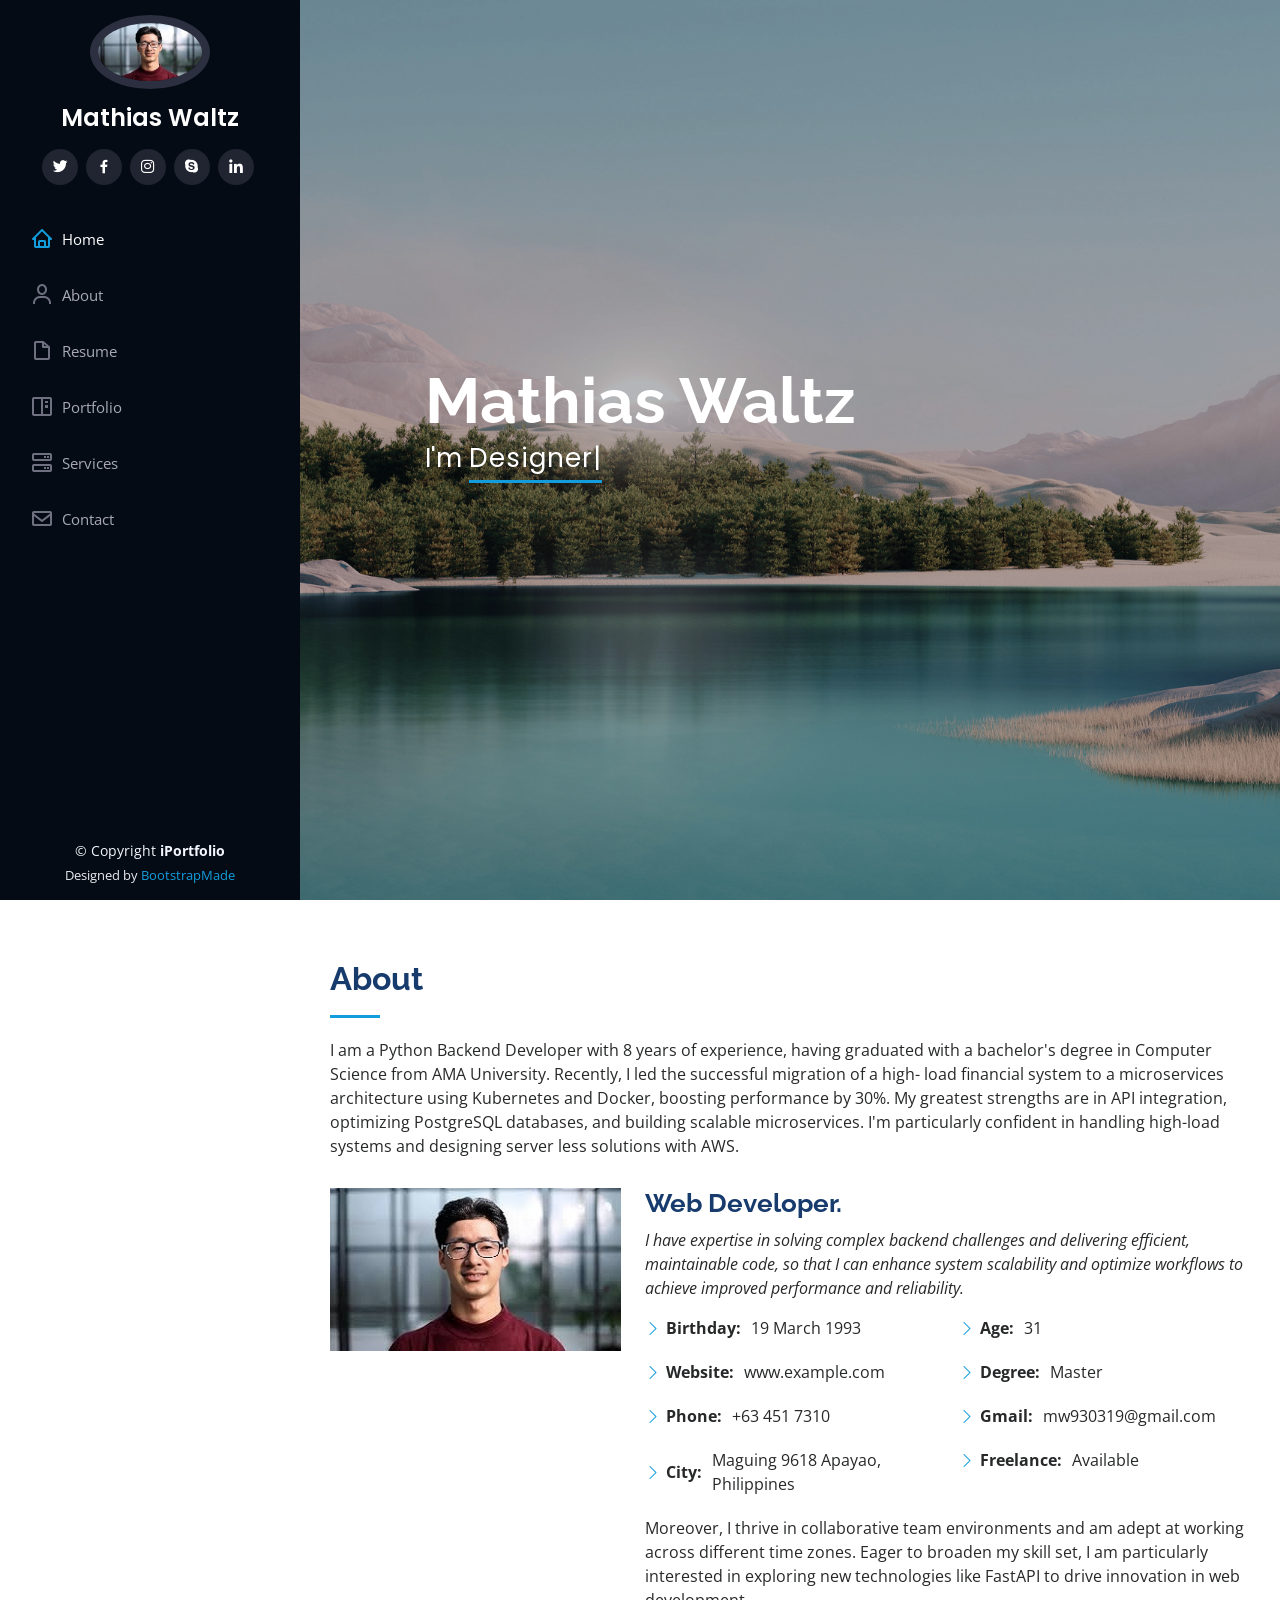
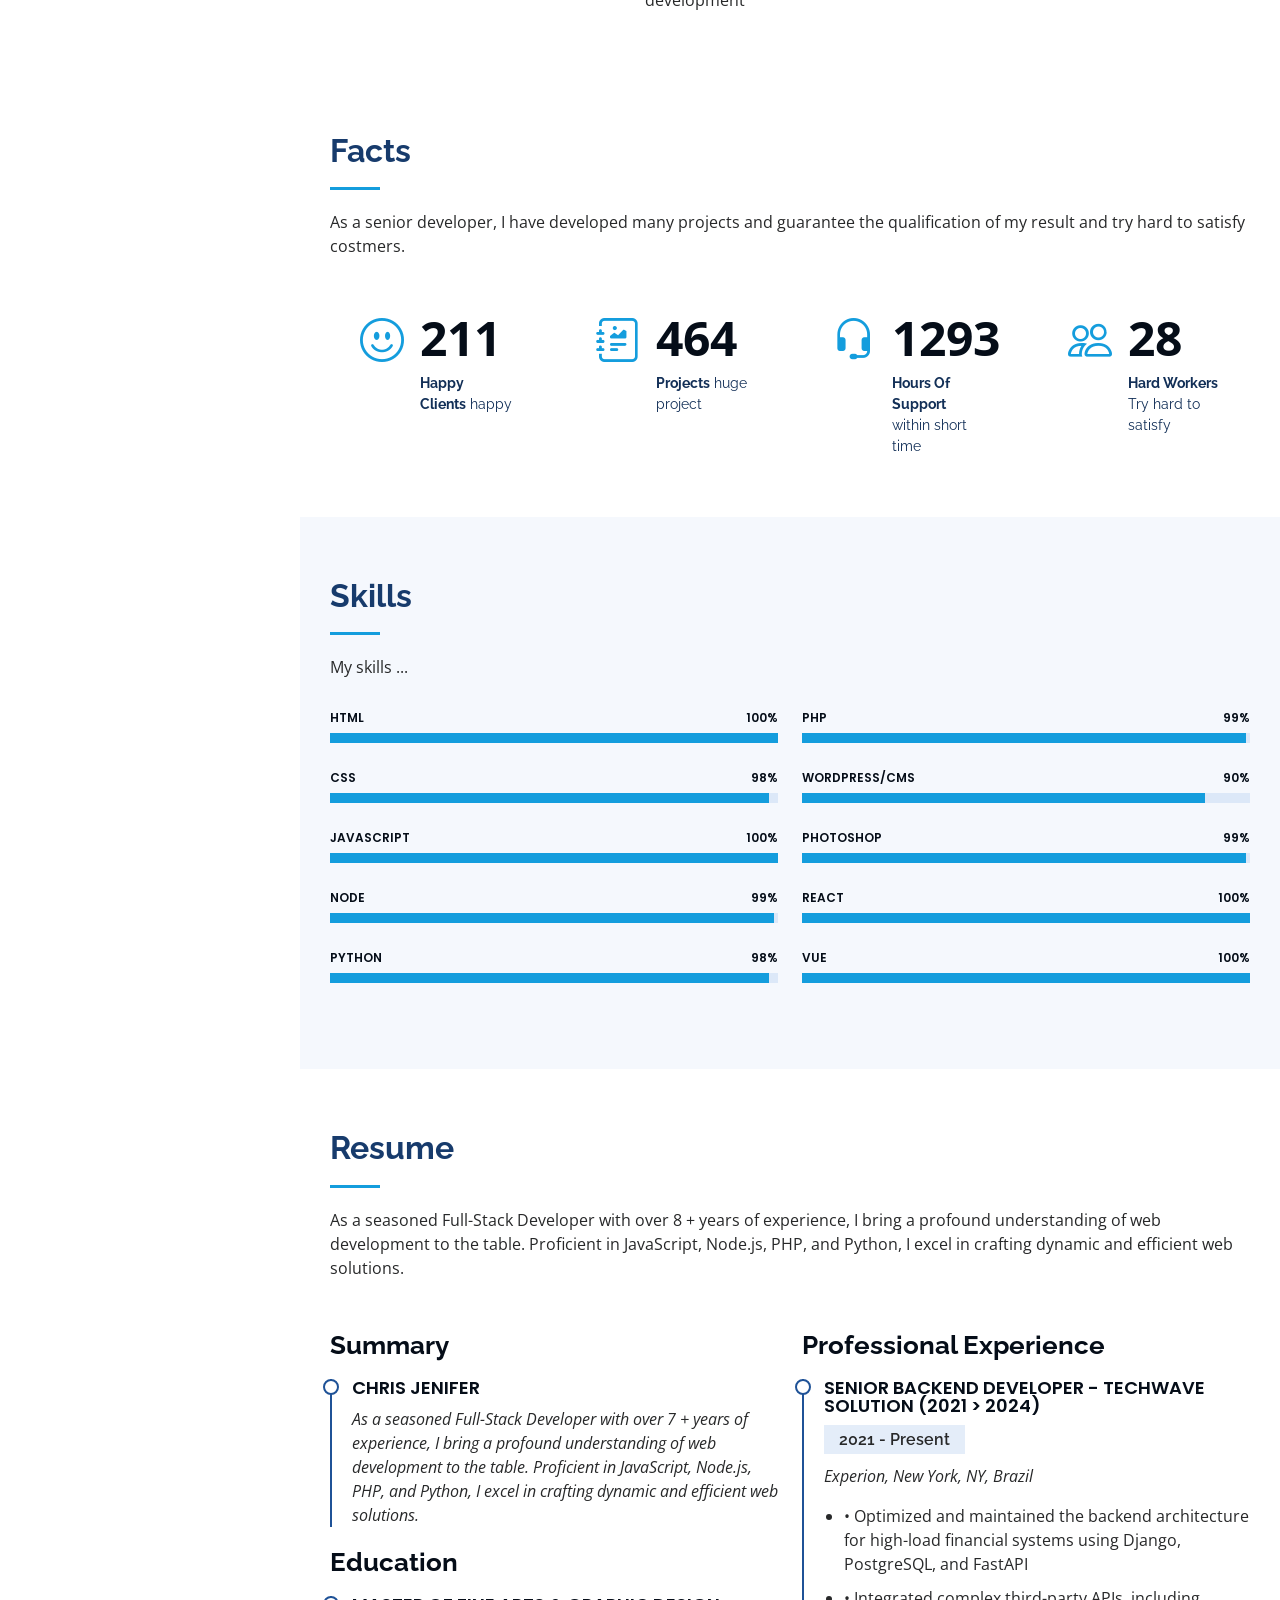
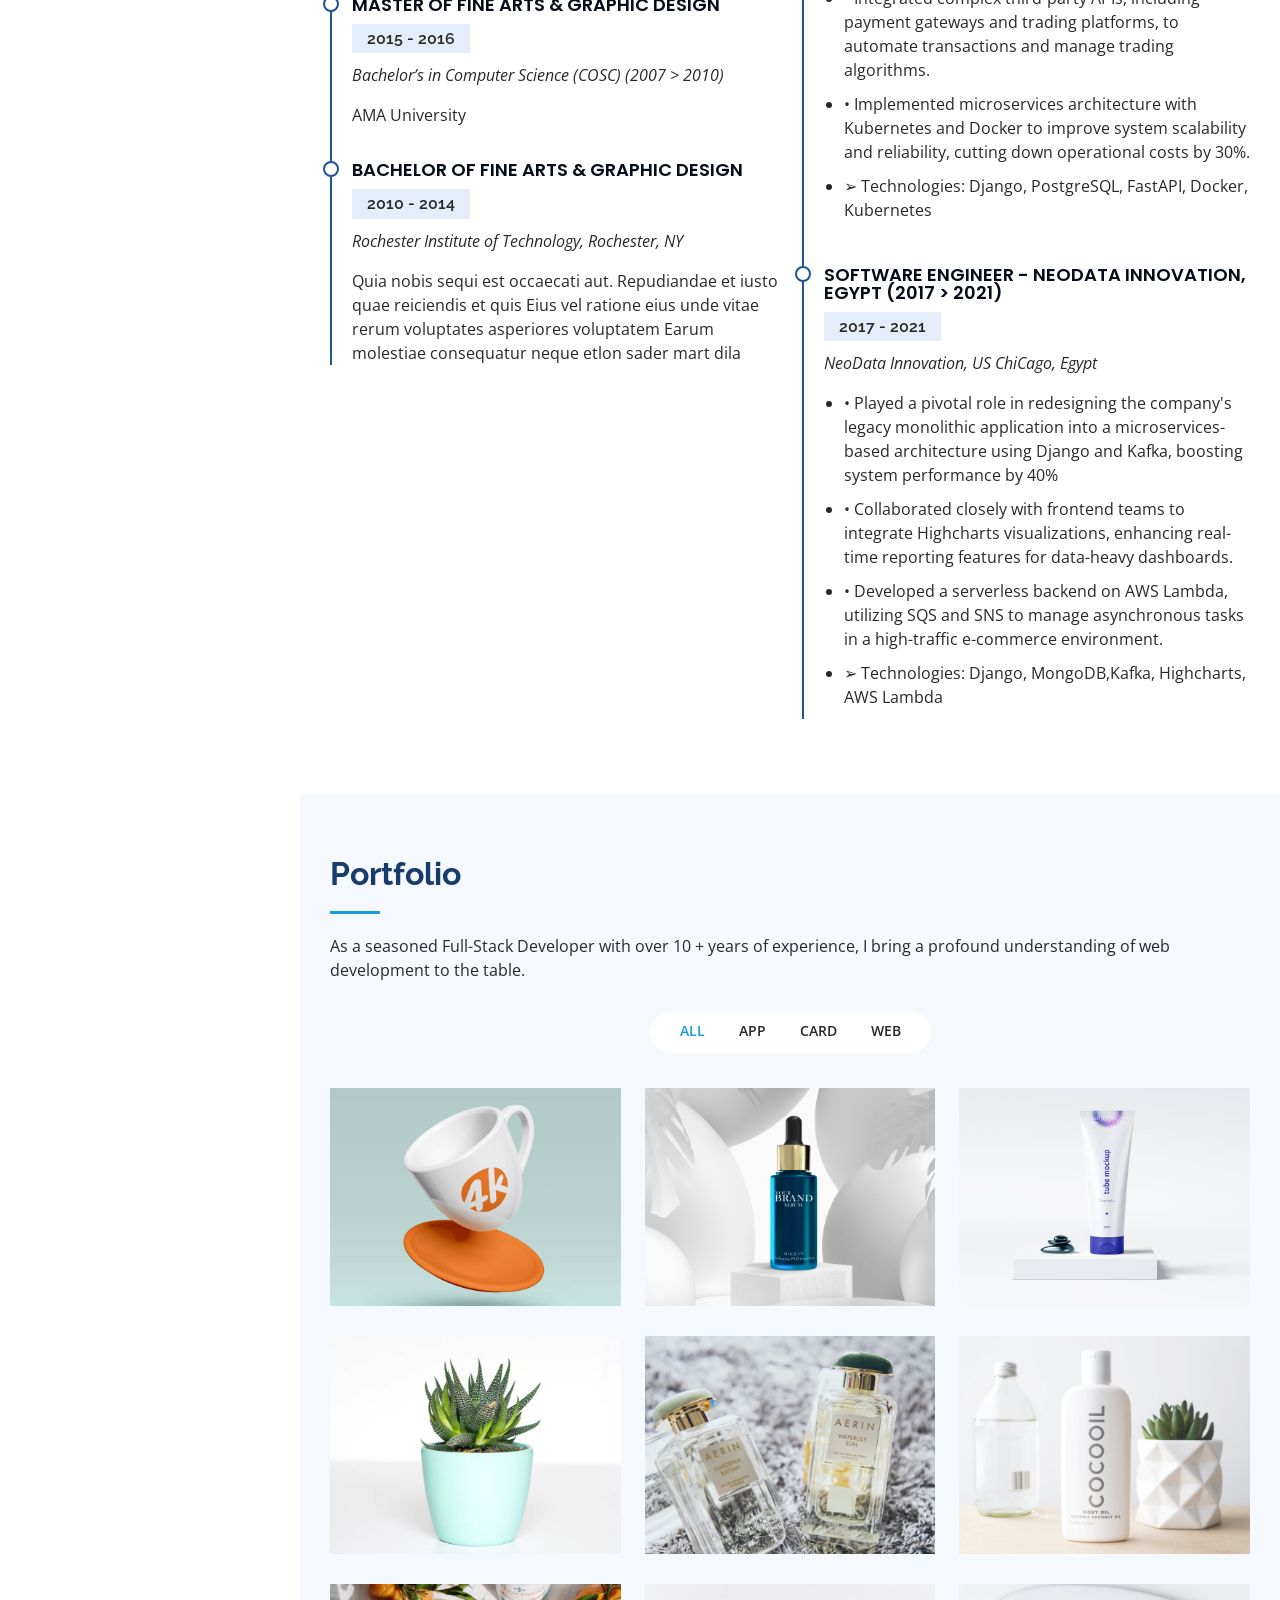
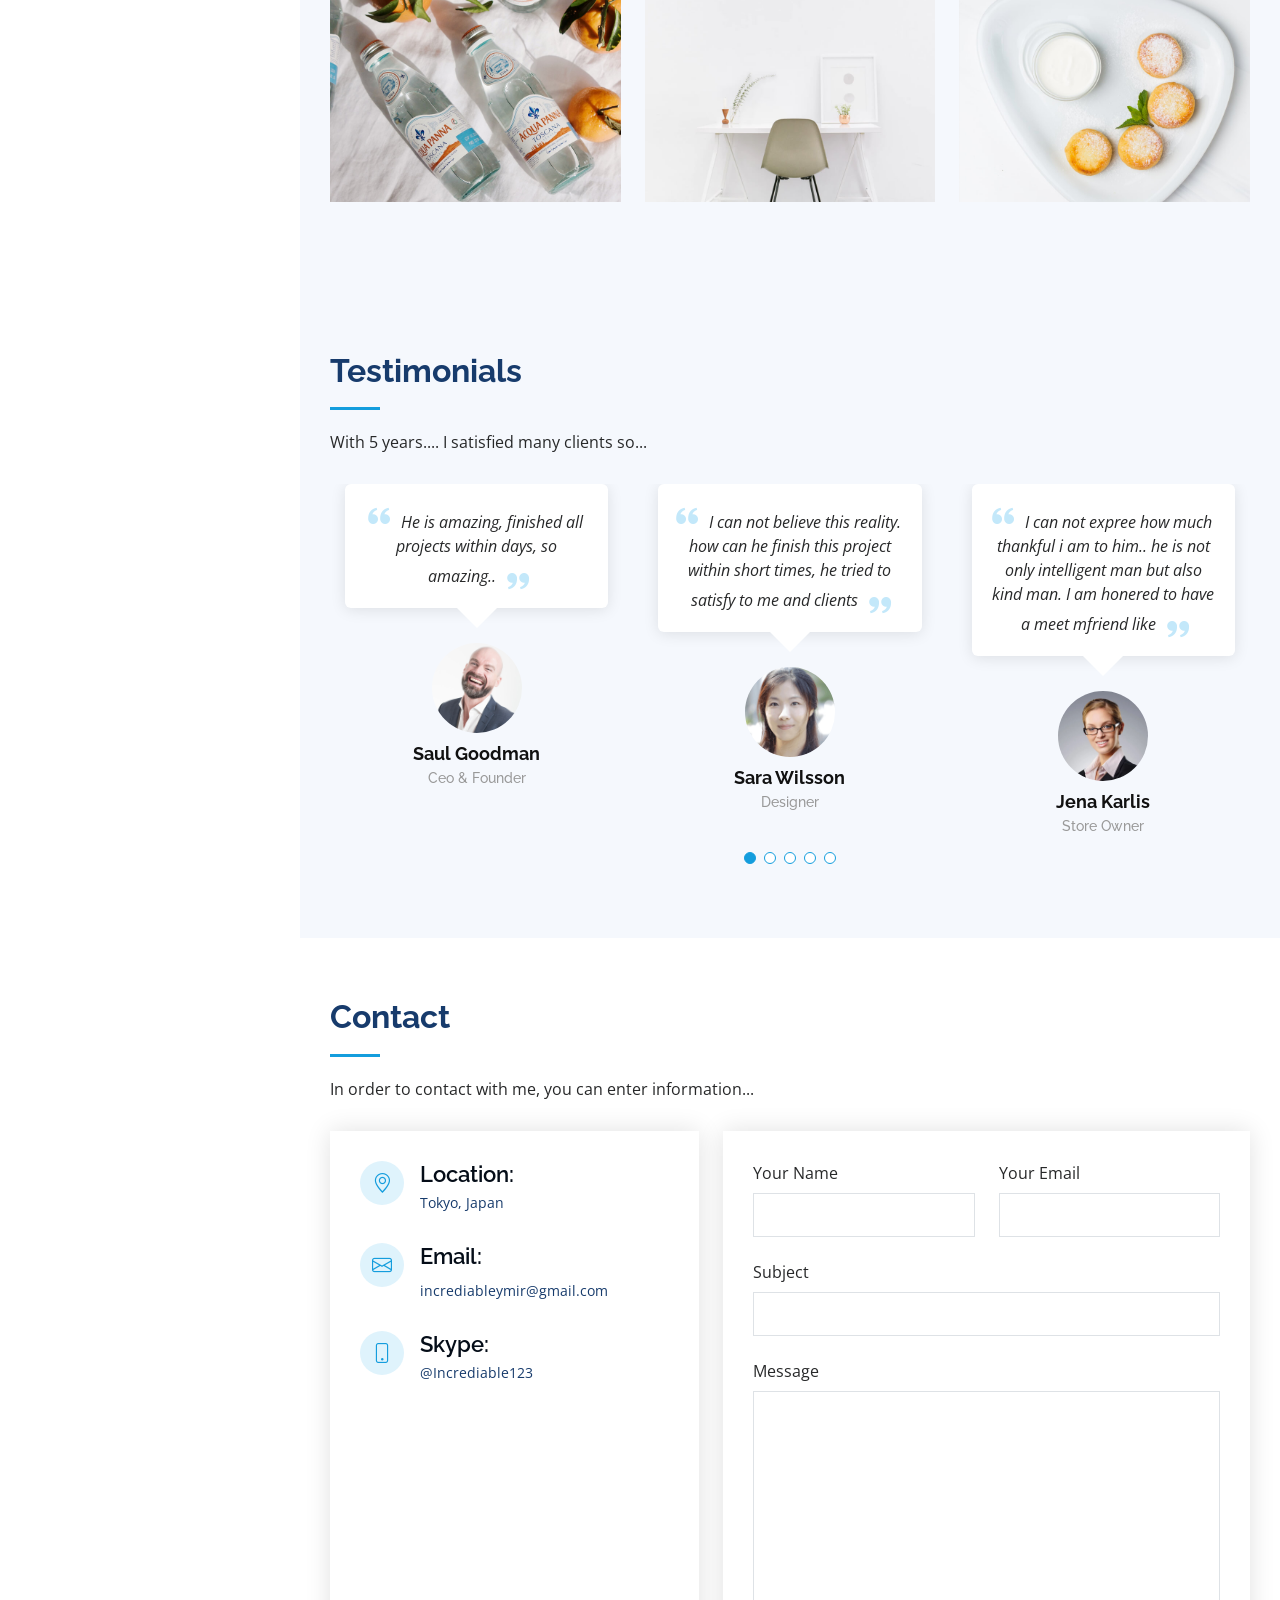
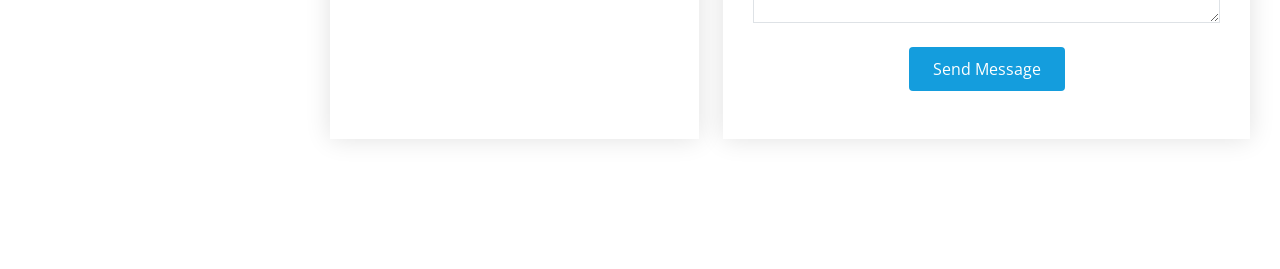
<file: index.html>
<!DOCTYPE html>
<html lang="en">
  <head>
    <meta charset="utf-8" />
    <meta content="width=device-width, initial-scale=1.0" name="viewport" />

    <title>My Portfolio</title>
    <meta content="" name="description" />
    <meta content="" name="keywords" />

    <!-- Favicons -->
    <link href="assets/img/favicon.png" rel="icon" />
    <link href="assets/img/apple-touch-icon.png" rel="apple-touch-icon" />

    <!-- Google Fonts -->
    <link
      href="https://fonts.googleapis.com/css?family=Open+Sans:300,300i,400,400i,600,600i,700,700i|Raleway:300,300i,400,400i,500,500i,600,600i,700,700i|Poppins:300,300i,400,400i,500,500i,600,600i,700,700i"
      rel="stylesheet"
    />

    <!-- Vendor CSS Files -->
    <link href="assets/vendor/aos/aos.css" rel="stylesheet" />
    <link
      href="assets/vendor/bootstrap/css/bootstrap.min.css"
      rel="stylesheet"
    />
    <link
      href="assets/vendor/bootstrap-icons/bootstrap-icons.css"
      rel="stylesheet"
    />
    <link href="assets/vendor/boxicons/css/boxicons.min.css" rel="stylesheet" />
    <link
      href="assets/vendor/glightbox/css/glightbox.min.css"
      rel="stylesheet"
    />
    <link href="assets/vendor/swiper/swiper-bundle.min.css" rel="stylesheet" />

    <!-- Template Main CSS File -->
    <link href="assets/css/style.css" rel="stylesheet" />

    <!-- =======================================================
  * Template Name: iPortfolio
  * Template URL: https://bootstrapmade.com/iportfolio-bootstrap-portfolio-websites-template/
  * Updated: Mar 17 2024 with Bootstrap v5.3.3
  * Author: BootstrapMade.com
  * License: https://bootstrapmade.com/license/
  ======================================================== -->
  </head>

  <body>
    <!-- ======= Mobile nav toggle button ======= -->
    <i class="bi bi-list mobile-nav-toggle d-xl-none"></i>

    <!-- ======= Header ======= -->
    <header id="header">
      <div class="d-flex flex-column">
        <div class="profile">
          <img
            src="assets/img/profile-img.jpg"
            alt=""
            class="img-fluid rounded-circle"
          />
          <!-- change the name -->
          <h1 class="text-light"><a href="index.html">Mathias Waltz</a></h1> 
          <div class="social-links mt-3 text-center">
            <a href="#" class="twitter"><i class="bx bxl-twitter"></i></a>
            <a href="#" class="facebook"><i class="bx bxl-facebook"></i></a>
            <a href="#" class="instagram"><i class="bx bxl-instagram"></i></a>
            <a href="#" class="google-plus"><i class="bx bxl-skype"></i></a>
            <a href="#" class="linkedin"><i class="bx bxl-linkedin"></i></a>
          </div>
        </div>
        <nav id="navbar" class="nav-menu navbar">
          <ul>
            <li>
              <a href="#hero" class="nav-link scrollto active"
                ><i class="bx bx-home"></i> <span>Home</span></a
              >
            </li>
            <li>
              <a href="#about" class="nav-link scrollto"
                ><i class="bx bx-user"></i> <span>About</span></a
              >
            </li>
            <li>
              <a href="#resume" class="nav-link scrollto"
                ><i class="bx bx-file-blank"></i> <span>Resume</span></a
              >
            </li>
            <li>
              <a href="#portfolio" class="nav-link scrollto"
                ><i class="bx bx-book-content"></i> <span>Portfolio</span></a
              >
            </li>
            <li>
              <a href="#services" class="nav-link scrollto"
                ><i class="bx bx-server"></i> <span>Services</span></a
              >
            </li>
            <li>
              <a href="#contact" class="nav-link scrollto"
                ><i class="bx bx-envelope"></i> <span>Contact</span></a
              >
            </li>
          </ul>
        </nav>
        <!-- .nav-menu -->
      </div>
    </header>
    <!-- End Header -->

    <!-- ======= Hero Section ======= -->
    <section
      id="hero"
      class="d-flex flex-column justify-content-center align-items-center"
    >
      <div class="hero-container" data-aos="fade-in">
        <h1>Mathias Waltz
        </h1>
        <p>
          I'm
          <span
            class="typed"
            data-typed-items="Designer, Developer, Software Enginner"
          ></span>
        </p>
      </div>
    </section>
    <!-- End Hero -->

    <main id="main">
      <!-- ======= About Section ======= -->
      <section id="about" class="about">
        <div class="container">
          <div class="section-title">
            <h2>About</h2>
            <p>
              I am a Python Backend Developer with 8 years of experience, having graduated with a bachelor's degree in Computer Science from AMA University. Recently, I led the successful migration of a high- load financial system to a microservices architecture using Kubernetes and Docker, boosting performance by 30%. My greatest strengths are in API integration, optimizing PostgreSQL databases, and building scalable microservices. I'm particularly confident in handling high-load systems and designing server less solutions with AWS.
            </p>
          </div>

          <div class="row">
            <div class="col-lg-4" data-aos="fade-right">
              <img src="assets/img/profile-img.jpg" class="img-fluid" alt="" />
            </div>
            <div class="col-lg-8 pt-4 pt-lg-0 content" data-aos="fade-left">
              <h3> Web Developer.</h3>
              <p class="fst-italic">
                I have expertise in solving complex backend challenges and delivering efficient, maintainable code, so that I can enhance system scalability and optimize workflows to achieve improved performance and reliability. 
              </p>
              <div class="row">
                <div class="col-lg-6">
                  <ul>
                    <li>
                      <i class="bi bi-chevron-right"></i>
                      <strong>Birthday:</strong> <span>19 March 1993</span>
                    </li>
                    <li>
                      <i class="bi bi-chevron-right"></i>
                      <strong>Website:</strong> <span>www.example.com</span>
                    </li>
                    <li>
                      <i class="bi bi-chevron-right"></i>
                      <strong>Phone:</strong> <span>+63 451 7310</span>
                    </li>
                    <li>
                      <i class="bi bi-chevron-right"></i>
                      <strong>City:</strong>
                      <span>Maguing 9618 Apayao, Philippines</span>
                    </li>
                  </ul>
                </div>
                <div class="col-lg-6">
                  <ul>
                    <li>
                      <i class="bi bi-chevron-right"></i> <strong>Age:</strong>
                      <span>31</span>
                    </li>
                    <li>
                      <i class="bi bi-chevron-right"></i>
                      <strong>Degree:</strong> <span>Master</span>
                    </li>
                    <li>
                      <i class="bi bi-chevron-right"></i>
                      <strong>Gmail:</strong>
                      <span>mw930319@gmail.com</span>
                    </li>
                    <li>
                      <i class="bi bi-chevron-right"></i>
                      <strong>Freelance:</strong> <span>Available</span>
                    </li>
                  </ul>
                </div>
              </div>
              <p>
                Moreover, I thrive in collaborative team environments and am
                adept at working across different time zones. Eager to broaden
                my skill set, I am particularly interested in exploring new
                technologies like FastAPI to drive innovation in web development
              </p>
            </div>
          </div>
        </div>
      </section>
      <!-- End About Section -->

      <!-- ======= Facts Section ======= -->
      <section id="facts" class="facts">
        <div class="container">
          <div class="section-title">
            <h2>Facts</h2>
            <p>
              As a senior developer, I have developed many projects and
              guarantee the qualification of my result and try hard to satisfy
              costmers.
            </p>
          </div>

          <div class="row no-gutters">
            <div
              class="col-lg-3 col-md-6 d-md-flex align-items-md-stretch"
              data-aos="fade-up"
            >
              <div class="count-box">
                <i class="bi bi-emoji-smile"></i>
                <span
                  data-purecounter-start="0"
                  data-purecounter-end="232"
                  data-purecounter-duration="1"
                  class="purecounter"
                ></span>
                <p><strong>Happy Clients</strong> happy</p>
              </div>
            </div>

            <div
              class="col-lg-3 col-md-6 d-md-flex align-items-md-stretch"
              data-aos="fade-up"
              data-aos-delay="100"
            >
              <div class="count-box">
                <i class="bi bi-journal-richtext"></i>
                <span
                  data-purecounter-start="0"
                  data-purecounter-end="521"
                  data-purecounter-duration="1"
                  class="purecounter"
                ></span>
                <p><strong>Projects</strong> huge project</p>
              </div>
            </div>

            <div
              class="col-lg-3 col-md-6 d-md-flex align-items-md-stretch"
              data-aos="fade-up"
              data-aos-delay="200"
            >
              <div class="count-box">
                <i class="bi bi-headset"></i>
                <span
                  data-purecounter-start="0"
                  data-purecounter-end="1453"
                  data-purecounter-duration="1"
                  class="purecounter"
                ></span>
                <p><strong>Hours Of Support</strong> within short time</p>
              </div>
            </div>

            <div
              class="col-lg-3 col-md-6 d-md-flex align-items-md-stretch"
              data-aos="fade-up"
              data-aos-delay="300"
            >
              <div class="count-box">
                <i class="bi bi-people"></i>
                <span
                  data-purecounter-start="0"
                  data-purecounter-end="32"
                  data-purecounter-duration="1"
                  class="purecounter"
                ></span>
                <p><strong>Hard Workers</strong> Try hard to satisfy</p>
              </div>
            </div>
          </div>
        </div>
      </section>
      <!-- End Facts Section -->

      <!-- ======= Skills Section ======= -->
      <section id="skills" class="skills section-bg">
        <div class="container">
          <div class="section-title">
            <h2>Skills</h2>
            <p>My skills ...</p>
          </div>

          <div class="row skills-content">
            <div class="col-lg-6" data-aos="fade-up">
              <div class="progress">
                <span class="skill">HTML <i class="val">100%</i></span>
                <div class="progress-bar-wrap">
                  <div
                    class="progress-bar"
                    role="progressbar"
                    aria-valuenow="100"
                    aria-valuemin="0"
                    aria-valuemax="100"
                  ></div>
                </div>
              </div>

              <div class="progress">
                <span class="skill">CSS <i class="val">98%</i></span>
                <div class="progress-bar-wrap">
                  <div
                    class="progress-bar"
                    role="progressbar"
                    aria-valuenow="98"
                    aria-valuemin="0"
                    aria-valuemax="100"
                  ></div>
                </div>
              </div>

              <div class="progress">
                <span class="skill">JavaScript <i class="val">100%</i></span>
                <div class="progress-bar-wrap">
                  <div
                    class="progress-bar"
                    role="progressbar"
                    aria-valuenow="100"
                    aria-valuemin="0"
                    aria-valuemax="100"
                  ></div>
                </div>
              </div>
              <div class="progress">
                <span class="skill">Node <i class="val">99%</i></span>
                <div class="progress-bar-wrap">
                  <div
                    class="progress-bar"
                    role="progressbar"
                    aria-valuenow="99"
                    aria-valuemin="0"
                    aria-valuemax="100"
                  ></div>
                </div>
              </div>
              <div class="progress">
                <span class="skill">Python <i class="val">98%</i></span>
                <div class="progress-bar-wrap">
                  <div
                    class="progress-bar"
                    role="progressbar"
                    aria-valuenow="98"
                    aria-valuemin="0"
                    aria-valuemax="100"
                  ></div>
                </div>
              </div>
            </div>

            <div class="col-lg-6" data-aos="fade-up" data-aos-delay="100">
              <div class="progress">
                <span class="skill">PHP <i class="val">99%</i></span>
                <div class="progress-bar-wrap">
                  <div
                    class="progress-bar"
                    role="progressbar"
                    aria-valuenow="99"
                    aria-valuemin="0"
                    aria-valuemax="100"
                  ></div>
                </div>
              </div>

              <div class="progress">
                <span class="skill">WordPress/CMS <i class="val">90%</i></span>
                <div class="progress-bar-wrap">
                  <div
                    class="progress-bar"
                    role="progressbar"
                    aria-valuenow="90"
                    aria-valuemin="0"
                    aria-valuemax="100"
                  ></div>
                </div>
              </div>

              <div class="progress">
                <span class="skill">Photoshop <i class="val">99%</i></span>
                <div class="progress-bar-wrap">
                  <div
                    class="progress-bar"
                    role="progressbar"
                    aria-valuenow="99"
                    aria-valuemin="0"
                    aria-valuemax="100"
                  ></div>
                </div>
              </div>
              <div class="progress">
                <span class="skill">React <i class="val">100%</i></span>
                <div class="progress-bar-wrap">
                  <div
                    class="progress-bar"
                    role="progressbar"
                    aria-valuenow="100"
                    aria-valuemin="0"
                    aria-valuemax="100"
                  ></div>
                </div>
              </div>
              <div class="progress">
                <span class="skill">Vue <i class="val">100%</i></span>
                <div class="progress-bar-wrap">
                  <div
                    class="progress-bar"
                    role="progressbar"
                    aria-valuenow="100"
                    aria-valuemin="0"
                    aria-valuemax="100"
                  ></div>
                </div>
              </div>
            </div>
          </div>
        </div>
      </section>
      <!-- End Skills Section -->

      <!-- ======= Resume Section ======= -->
      <section id="resume" class="resume">
        <div class="container">
          <div class="section-title">
            <h2>Resume</h2>
            <p>
              As a seasoned Full-Stack Developer with over 8 + years of
              experience, I bring a profound understanding of web development to
              the table. Proficient in JavaScript, Node.js, PHP, and Python, I
              excel in crafting dynamic and efficient web solutions.
            </p>
          </div>

          <div class="row">
            <div class="col-lg-6" data-aos="fade-up">
              <h3 class="resume-title">Summary</h3>
              <div class="resume-item pb-0">
                <h4>Chris Jenifer</h4>
                <p>
                  <em
                    >As a seasoned Full-Stack Developer with over 7 + years of
                    experience, I bring a profound understanding of web
                    development to the table. Proficient in JavaScript, Node.js,
                    PHP, and Python, I excel in crafting dynamic and efficient
                    web solutions.</em
                  >
                </p>                
              </div>

              <h3 class="resume-title">Education</h3>
              <div class="resume-item">
                <h4>Master of Fine Arts &amp; Graphic Design</h4>
                <h5>2015 - 2016</h5>
                <p>
                  <em>Bachelor’s in Computer Science (COSC) (2007 > 2010)</em>
                </p>
                <p>
                  AMA University
                </p>
              </div>
              <div class="resume-item">
                <h4>Bachelor of Fine Arts &amp; Graphic Design</h4>
                <h5>2010 - 2014</h5>
                <p><em>Rochester Institute of Technology, Rochester, NY</em></p>
                <p>
                  Quia nobis sequi est occaecati aut. Repudiandae et iusto quae
                  reiciendis et quis Eius vel ratione eius unde vitae rerum
                  voluptates asperiores voluptatem Earum molestiae consequatur
                  neque etlon sader mart dila
                </p>
              </div>
            </div>
            <div class="col-lg-6" data-aos="fade-up" data-aos-delay="100">
              <h3 class="resume-title">Professional Experience</h3>
              <div class="resume-item">
                <h4>
                  Senior Backend Developer - TechWave Solution (2021 > 2024)
                </h4>
                <h5>2021 - Present</h5>
                <p><em>Experion, New York, NY, Brazil </em></p>
                <ul>
                  <li>
                    • Optimized and maintained the backend architecture for high-load financial systems using Django, PostgreSQL, and FastAPI
                  </li>
                  <li>
                    • Integrated complex third-party APIs, including payment gateways and trading platforms, to automate transactions and manage trading algorithms.
                  </li>
                  <li>
                    • Implemented microservices architecture with Kubernetes and Docker to improve system scalability and reliability, cutting down operational costs by 30%.
                  </li>
                  <li>
                    ➢ Technologies: Django, PostgreSQL, FastAPI, Docker, Kubernetes
                  </li>
                </ul>
              </div>
              <div class="resume-item">
                <h4>SoftWare Engineer - NeoData Innovation, Egypt (2017 > 2021)</h4>
                <h5>2017 - 2021</h5>
                <p><em>NeoData Innovation, US ChiCago, Egypt</em></p>
                <ul>
                  <li>
                    • Played a pivotal role in redesigning the company's legacy monolithic application into a microservices-based architecture using Django and Kafka, boosting system performance by 40%
                  </li>
                  <li>
                    • Collaborated closely with frontend teams to integrate Highcharts visualizations, enhancing real-time reporting features for data-heavy dashboards.
                  </li>
                  <li>
                    • Developed a serverless backend on AWS Lambda, utilizing SQS and SNS to manage asynchronous tasks in a high-traffic e-commerce environment.
                  </li>
                  <li>
                    ➢ Technologies: Django, MongoDB,Kafka, Highcharts, AWS Lambda
                  </li>
                </ul>
              </div>
            </div>
          </div>
        </div>
      </section>
      <!-- End Resume Section -->

      <!-- ======= Portfolio Section ======= -->
      <section id="portfolio" class="portfolio section-bg">
        <div class="container">
          <div class="section-title">
            <h2>Portfolio</h2>
            <p>
              As a seasoned Full-Stack Developer with over 10 + years of
              experience, I bring a profound understanding of web development to
              the table.
            </p>
          </div>

          <div class="row" data-aos="fade-up">
            <div class="col-lg-12 d-flex justify-content-center">
              <ul id="portfolio-flters">
                <li data-filter="*" class="filter-active">All</li>
                <li data-filter=".filter-app">App</li>
                <li data-filter=".filter-card">Card</li>
                <li data-filter=".filter-web">Web</li>
              </ul>
            </div>
          </div>

          <div
            class="row portfolio-container"
            data-aos="fade-up"
            data-aos-delay="100"
          >
            <div class="col-lg-4 col-md-6 portfolio-item filter-app">
              <div class="portfolio-wrap">
                <img
                  src="assets/img/portfolio/portfolio-1.jpg"
                  class="img-fluid"
                  alt=""
                />
                <div class="portfolio-links">
                  <a
                    href="assets/img/portfolio/portfolio-1.jpg"
                    data-gallery="portfolioGallery"
                    class="portfolio-lightbox"
                    title="App 1"
                    ><i class="bx bx-plus"></i
                  ></a>
                  <a href="portfolio-details.html" title="More Details"
                    ><i class="bx bx-link"></i
                  ></a>
                </div>
              </div>
            </div>

            <div class="col-lg-4 col-md-6 portfolio-item filter-web">
              <div class="portfolio-wrap">
                <img
                  src="assets/img/portfolio/portfolio-2.jpg"
                  class="img-fluid"
                  alt=""
                />
                <div class="portfolio-links">
                  <a
                    href="assets/img/portfolio/portfolio-2.jpg"
                    data-gallery="portfolioGallery"
                    class="portfolio-lightbox"
                    title="Web 3"
                    ><i class="bx bx-plus"></i
                  ></a>
                  <a href="portfolio-details.html" title="More Details"
                    ><i class="bx bx-link"></i
                  ></a>
                </div>
              </div>
            </div>

            <div class="col-lg-4 col-md-6 portfolio-item filter-app">
              <div class="portfolio-wrap">
                <img
                  src="assets/img/portfolio/portfolio-3.jpg"
                  class="img-fluid"
                  alt=""
                />
                <div class="portfolio-links">
                  <a
                    href="assets/img/portfolio/portfolio-3.jpg"
                    data-gallery="portfolioGallery"
                    class="portfolio-lightbox"
                    title="App 2"
                    ><i class="bx bx-plus"></i
                  ></a>
                  <a href="portfolio-details.html" title="More Details"
                    ><i class="bx bx-link"></i
                  ></a>
                </div>
              </div>
            </div>

            <div class="col-lg-4 col-md-6 portfolio-item filter-card">
              <div class="portfolio-wrap">
                <img
                  src="assets/img/portfolio/portfolio-4.jpg"
                  class="img-fluid"
                  alt=""
                />
                <div class="portfolio-links">
                  <a
                    href="assets/img/portfolio/portfolio-4.jpg"
                    data-gallery="portfolioGallery"
                    class="portfolio-lightbox"
                    title="Card 2"
                    ><i class="bx bx-plus"></i
                  ></a>
                  <a href="portfolio-details.html" title="More Details"
                    ><i class="bx bx-link"></i
                  ></a>
                </div>
              </div>
            </div>

            <div class="col-lg-4 col-md-6 portfolio-item filter-web">
              <div class="portfolio-wrap">
                <img
                  src="assets/img/portfolio/portfolio-5.jpg"
                  class="img-fluid"
                  alt=""
                />
                <div class="portfolio-links">
                  <a
                    href="assets/img/portfolio/portfolio-5.jpg"
                    data-gallery="portfolioGallery"
                    class="portfolio-lightbox"
                    title="Web 2"
                    ><i class="bx bx-plus"></i
                  ></a>
                  <a href="portfolio-details.html" title="More Details"
                    ><i class="bx bx-link"></i
                  ></a>
                </div>
              </div>
            </div>

            <div class="col-lg-4 col-md-6 portfolio-item filter-app">
              <div class="portfolio-wrap">
                <img
                  src="assets/img/portfolio/portfolio-6.jpg"
                  class="img-fluid"
                  alt=""
                />
                <div class="portfolio-links">
                  <a
                    href="assets/img/portfolio/portfolio-6.jpg"
                    data-gallery="portfolioGallery"
                    class="portfolio-lightbox"
                    title="App 3"
                    ><i class="bx bx-plus"></i
                  ></a>
                  <a href="portfolio-details.html" title="More Details"
                    ><i class="bx bx-link"></i
                  ></a>
                </div>
              </div>
            </div>

            <div class="col-lg-4 col-md-6 portfolio-item filter-card">
              <div class="portfolio-wrap">
                <img
                  src="assets/img/portfolio/portfolio-7.jpg"
                  class="img-fluid"
                  alt=""
                />
                <div class="portfolio-links">
                  <a
                    href="assets/img/portfolio/portfolio-7.jpg"
                    data-gallery="portfolioGallery"
                    class="portfolio-lightbox"
                    title="Card 1"
                    ><i class="bx bx-plus"></i
                  ></a>
                  <a href="portfolio-details.html" title="More Details"
                    ><i class="bx bx-link"></i
                  ></a>
                </div>
              </div>
            </div>

            <div class="col-lg-4 col-md-6 portfolio-item filter-card">
              <div class="portfolio-wrap">
                <img
                  src="assets/img/portfolio/portfolio-8.jpg"
                  class="img-fluid"
                  alt=""
                />
                <div class="portfolio-links">
                  <a
                    href="assets/img/portfolio/portfolio-8.jpg"
                    data-gallery="portfolioGallery"
                    class="portfolio-lightbox"
                    title="Card 3"
                    ><i class="bx bx-plus"></i
                  ></a>
                  <a href="portfolio-details.html" title="More Details"
                    ><i class="bx bx-link"></i
                  ></a>
                </div>
              </div>
            </div>

            <div class="col-lg-4 col-md-6 portfolio-item filter-web">
              <div class="portfolio-wrap">
                <img
                  src="assets/img/portfolio/portfolio-9.jpg"
                  class="img-fluid"
                  alt=""
                />
                <div class="portfolio-links">
                  <a
                    href="assets/img/portfolio/portfolio-9.jpg"
                    data-gallery="portfolioGallery"
                    class="portfolio-lightbox"
                    title="Web 3"
                    ><i class="bx bx-plus"></i
                  ></a>
                  <a href="portfolio-details.html" title="More Details"
                    ><i class="bx bx-link"></i
                  ></a>
                </div>
              </div>
            </div>
          </div>
        </div>
      </section>
      <!-- End Portfolio Section -->

      <!-- ======= Services Section ======= -->
      <!-- <section id="services" class="services">
        <div class="container">
          <div class="section-title">
            <h2>Services</h2>
            <p>
              Magnam dolores commodi suscipit. Necessitatibus eius consequatur
              ex aliquid fuga eum quidem. Sit sint consectetur velit. Quisquam
              quos quisquam cupiditate. Et nemo qui impedit suscipit alias ea.
              Quia fugiat sit in iste officiis commodi quidem hic quas.
            </p>
          </div>

          <div class="row">
            <div class="col-lg-4 col-md-6 icon-box" data-aos="fade-up">
              <div class="icon"><i class="bi bi-briefcase"></i></div>
              <h4 class="title"><a href="">Lorem Ipsum</a></h4>
              <p class="description">
                Voluptatum deleniti atque corrupti quos dolores et quas
                molestias excepturi sint occaecati cupiditate non provident
              </p>
            </div>
            <div
              class="col-lg-4 col-md-6 icon-box"
              data-aos="fade-up"
              data-aos-delay="100"
            >
              <div class="icon"><i class="bi bi-card-checklist"></i></div>
              <h4 class="title"><a href="">Dolor Sitema</a></h4>
              <p class="description">
                Minim veniam, quis nostrud exercitation ullamco laboris nisi ut
                aliquip ex ea commodo consequat tarad limino ata
              </p>
            </div>
            <div
              class="col-lg-4 col-md-6 icon-box"
              data-aos="fade-up"
              data-aos-delay="200"
            >
              <div class="icon"><i class="bi bi-bar-chart"></i></div>
              <h4 class="title"><a href="">Sed ut perspiciatis</a></h4>
              <p class="description">
                Duis aute irure dolor in reprehenderit in voluptate velit esse
                cillum dolore eu fugiat nulla pariatur
              </p>
            </div>
            <div
              class="col-lg-4 col-md-6 icon-box"
              data-aos="fade-up"
              data-aos-delay="300"
            >
              <div class="icon"><i class="bi bi-binoculars"></i></div>
              <h4 class="title"><a href="">Magni Dolores</a></h4>
              <p class="description">
                Excepteur sint occaecat cupidatat non proident, sunt in culpa
                qui officia deserunt mollit anim id est laborum
              </p>
            </div>
            <div
              class="col-lg-4 col-md-6 icon-box"
              data-aos="fade-up"
              data-aos-delay="400"
            >
              <div class="icon"><i class="bi bi-brightness-high"></i></div>
              <h4 class="title"><a href="">Nemo Enim</a></h4>
              <p class="description">
                At vero eos et accusamus et iusto odio dignissimos ducimus qui
                blanditiis praesentium voluptatum deleniti atque
              </p>
            </div>
            <div
              class="col-lg-4 col-md-6 icon-box"
              data-aos="fade-up"
              data-aos-delay="500"
            >
              <div class="icon"><i class="bi bi-calendar4-week"></i></div>
              <h4 class="title"><a href="">Eiusmod Tempor</a></h4>
              <p class="description">
                Et harum quidem rerum facilis est et expedita distinctio. Nam
                libero tempore, cum soluta nobis est eligendi
              </p>
            </div>
          </div>
        </div>
      </section> -->
      <!-- End Services Section -->

      <!-- ======= Testimonials Section ======= -->
      <section id="testimonials" class="testimonials section-bg">
        <div class="container">
          <div class="section-title">
            <h2>Testimonials</h2>
            <p>
              With 5 years.... I satisfied many clients so...
            </p>
          </div>

          <div
            class="testimonials-slider swiper"
            data-aos="fade-up"
            data-aos-delay="100"
          >
            <div class="swiper-wrapper">
              <div class="swiper-slide">
                <div class="testimonial-item" data-aos="fade-up">
                  <p>
                    <i class="bx bxs-quote-alt-left quote-icon-left"></i>
                    He is amazing, finished all projects within days, so amazing..
                    <i class="bx bxs-quote-alt-right quote-icon-right"></i>
                  </p>
                  <img
                    src="assets/img/testimonials/testimonials-1.jpg"
                    class="testimonial-img"
                    alt=""
                  />
                  <h3>Saul Goodman</h3>
                  <h4>Ceo &amp; Founder</h4>
                </div>
              </div>
              <!-- End testimonial item -->

              <div class="swiper-slide">
                <div
                  class="testimonial-item"
                  data-aos="fade-up"
                  data-aos-delay="100"
                >
                  <p>
                    <i class="bx bxs-quote-alt-left quote-icon-left"></i>
                    I can not believe this reality. how can he finish this project within short times, he tried to satisfy to me and clients
                    <i class="bx bxs-quote-alt-right quote-icon-right"></i>
                  </p>
                  <img
                    src="assets/img/testimonials/testimonials-2.jpg"
                    class="testimonial-img"
                    alt=""
                  />
                  <h3>Sara Wilsson</h3>
                  <h4>Designer</h4>
                </div>
              </div>
              <!-- End testimonial item -->

              <div class="swiper-slide">
                <div
                  class="testimonial-item"
                  data-aos="fade-up"
                  data-aos-delay="200"
                >
                  <p>
                    <i class="bx bxs-quote-alt-left quote-icon-left"></i>
                    I can not expree how much thankful i am to him.. he is not only intelligent man but also kind man.
                    I am honered to have a meet mfriend like
                    <i class="bx bxs-quote-alt-right quote-icon-right"></i>
                  </p>
                  <img
                    src="assets/img/testimonials/testimonials-3.jpg"
                    class="testimonial-img"
                    alt=""
                  />
                  <h3>Jena Karlis</h3>
                  <h4>Store Owner</h4>
                </div>
              </div>
              <!-- End testimonial item -->

              <div class="swiper-slide">
                <div
                  class="testimonial-item"
                  data-aos="fade-up"
                  data-aos-delay="300"
                >
                  <p>
                    <i class="bx bxs-quote-alt-left quote-icon-left"></i>
                    Thanks so much, franlky I worried my project, but but he finished it within 2 days.
                    My worry disappeared
                    <i class="bx bxs-quote-alt-right quote-icon-right"></i>
                  </p>
                  <img
                    src="assets/img/testimonials/testimonials-4.jpg"
                    class="testimonial-img"
                    alt=""
                  />
                  <h3>Matt Brandon</h3>
                  <h4>Freelancer</h4>
                </div>
              </div>
              <!-- End testimonial item -->

              <div class="swiper-slide">
                <div
                  class="testimonial-item"
                  data-aos="fade-up"
                  data-aos-delay="400"
                >
                  <p>
                    <i class="bx bxs-quote-alt-left quote-icon-left"></i>
                    With 5 years.... I satisfied many clients so...
                    <i class="bx bxs-quote-alt-right quote-icon-right"></i>
                  </p>
                  <img
                    src="assets/img/testimonials/testimonials-5.jpg"
                    class="testimonial-img"
                    alt=""
                  />
                  <h3>John Larson</h3>
                  <h4>Entrepreneur</h4>
                </div>
              </div>
              <!-- End testimonial item -->
            </div>
            <div class="swiper-pagination"></div>
          </div>
        </div>
      </section>
      <!-- End Testimonials Section -->

      <!-- ======= Contact Section ======= -->
      <section id="contact" class="contact">
        <div class="container">
          <div class="section-title">
            <h2>Contact</h2>
            <p>
             In order to contact with me, you can enter information...
            </p>
          </div>

          <div class="row" data-aos="fade-in">
            <div class="col-lg-5 d-flex align-items-stretch">
              <div class="info">
                <div class="address">
                  <i class="bi bi-geo-alt"></i>
                  <h4>Location:</h4>
                  <p>Tokyo, Japan</p>
                </div>
                <div class="email">
                  <i class="bi bi-envelope"></i>
                  <h4>Email:</h4>
                  <p>incrediableymir@gmail.com</p>
                </div>

                <div class="phone">
                  <i class="bi bi-phone"></i>
                  <h4>Skype:</h4>
                  <p>@Incrediable123</p>
                </div>

                <iframe
                  src="https://www.google.com/maps/embed?pb=!1m14!1m8!1m3!1d12097.433213460943!2d-74.0062269!3d40.7101282!3m2!1i1024!2i768!4f13.1!3m3!1m2!1s0x0%3A0xb89d1fe6bc499443!2sDowntown+Conference+Center!5e0!3m2!1smk!2sbg!4v1539943755621"
                  frameborder="0"
                  style="border: 0; width: 100%; height: 290px"
                  allowfullscreen
                ></iframe>
              </div>
            </div>

            <div class="col-lg-7 mt-5 mt-lg-0 d-flex align-items-stretch">
              <form
                action="forms/contact.php"
                method="post"
                role="form"
                class="php-email-form"
              >
                <div class="row">
                  <div class="form-group col-md-6">
                    <label for="name">Your Name</label>
                    <input
                      type="text"
                      name="name"
                      class="form-control"
                      id="name"
                      required
                    />
                  </div>
                  <div class="form-group col-md-6">
                    <label for="name">Your Email</label>
                    <input
                      type="email"
                      class="form-control"
                      name="email"
                      id="email"
                      required
                    />
                  </div>
                </div>
                <div class="form-group">
                  <label for="name">Subject</label>
                  <input
                    type="text"
                    class="form-control"
                    name="subject"
                    id="subject"
                    required
                  />
                </div>
                <div class="form-group">
                  <label for="name">Message</label>
                  <textarea
                    class="form-control"
                    name="message"
                    rows="10"
                    required
                  ></textarea>
                </div>
                <div class="my-3">
                  <div class="loading">Loading</div>
                  <div class="error-message"></div>
                  <div class="sent-message">
                    Your message has been sent. Thank you!
                  </div>
                </div>
                <div class="text-center">
                  <button type="submit">Send Message</button>
                </div>
              </form>
            </div>
          </div>
        </div>
      </section>
      <!-- End Contact Section -->
    </main>
    <!-- End #main -->

    <!-- ======= Footer ======= -->
    <footer id="footer">
      <div class="container">
        <div class="copyright">
          &copy; Copyright <strong><span>iPortfolio</span></strong>
        </div>
        <div class="credits">
          <!-- All the links in the footer should remain intact. -->
          <!-- You can delete the links only if you purchased the pro version. -->
          <!-- Licensing information: https://bootstrapmade.com/license/ -->
          <!-- Purchase the pro version with working PHP/AJAX contact form: https://bootstrapmade.com/iportfolio-bootstrap-portfolio-websites-template/ -->
          Designed by <a href="https://bootstrapmade.com/">BootstrapMade</a>
        </div>
      </div>
    </footer>
    <!-- End  Footer -->

    <a
      href="#"
      class="back-to-top d-flex align-items-center justify-content-center"
      ><i class="bi bi-arrow-up-short"></i
    ></a>

    <!-- Vendor JS Files -->
    <script src="assets/vendor/purecounter/purecounter_vanilla.js"></script>
    <script src="assets/vendor/aos/aos.js"></script>
    <script src="assets/vendor/bootstrap/js/bootstrap.bundle.min.js"></script>
    <script src="assets/vendor/glightbox/js/glightbox.min.js"></script>
    <script src="assets/vendor/isotope-layout/isotope.pkgd.min.js"></script>
    <script src="assets/vendor/swiper/swiper-bundle.min.js"></script>
    <script src="assets/vendor/typed.js/typed.umd.js"></script>
    <script src="assets/vendor/waypoints/noframework.waypoints.js"></script>
    <script src="assets/vendor/php-email-form/validate.js"></script>

    <!-- Template Main JS File -->
    <script src="assets/js/main.js"></script>
  </body>
</html>
</file>
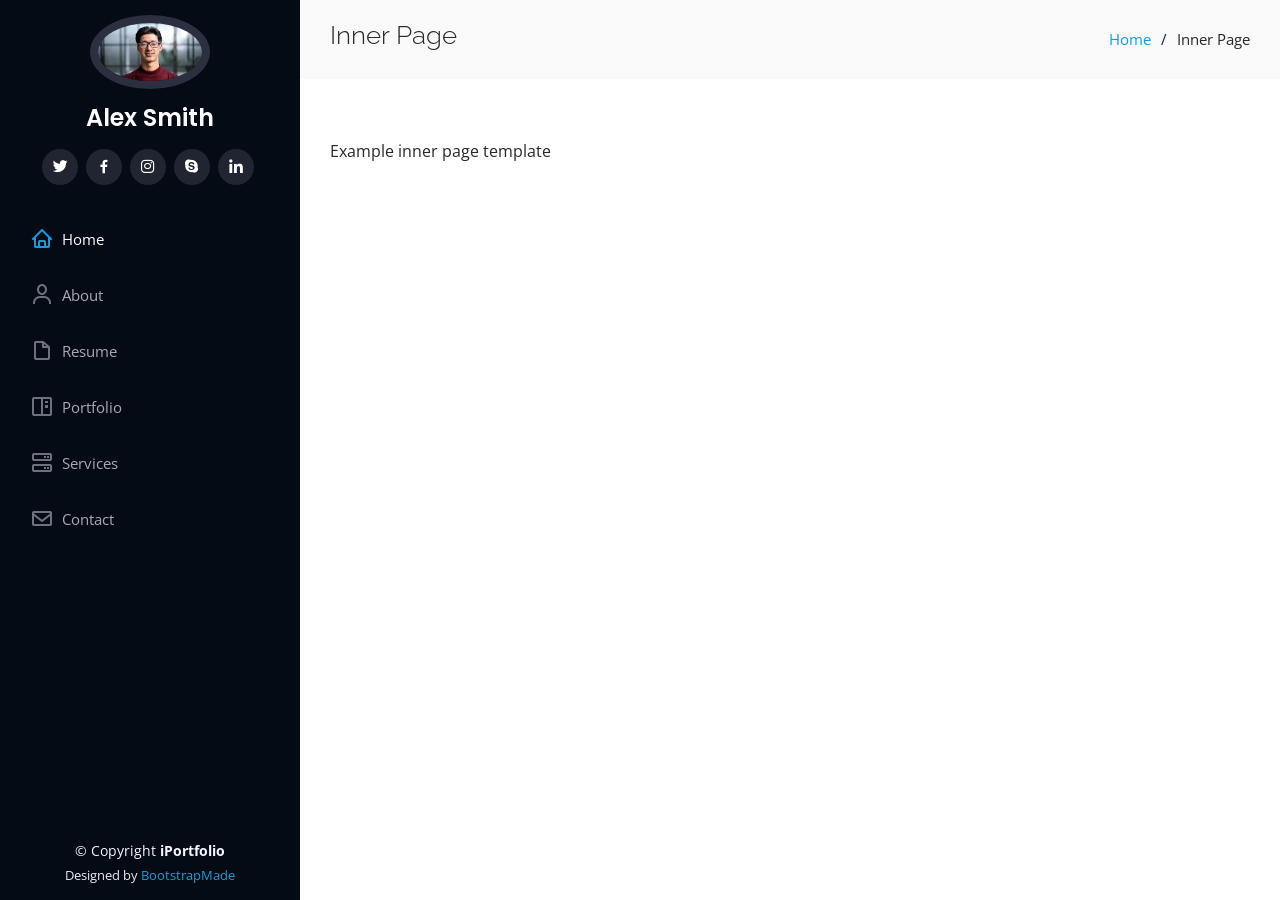
<file: inner-page.html>
<!DOCTYPE html>
<html lang="en">

<head>
  <meta charset="utf-8">
  <meta content="width=device-width, initial-scale=1.0" name="viewport">

  <title>Inner Page - iPortfolio Bootstrap Template</title>
  <meta content="" name="description">
  <meta content="" name="keywords">

  <!-- Favicons -->
  <link href="assets/img/favicon.png" rel="icon">
  <link href="assets/img/apple-touch-icon.png" rel="apple-touch-icon">

  <!-- Google Fonts -->
  <link href="https://fonts.googleapis.com/css?family=Open+Sans:300,300i,400,400i,600,600i,700,700i|Raleway:300,300i,400,400i,500,500i,600,600i,700,700i|Poppins:300,300i,400,400i,500,500i,600,600i,700,700i" rel="stylesheet">

  <!-- Vendor CSS Files -->
  <link href="assets/vendor/aos/aos.css" rel="stylesheet">
  <link href="assets/vendor/bootstrap/css/bootstrap.min.css" rel="stylesheet">
  <link href="assets/vendor/bootstrap-icons/bootstrap-icons.css" rel="stylesheet">
  <link href="assets/vendor/boxicons/css/boxicons.min.css" rel="stylesheet">
  <link href="assets/vendor/glightbox/css/glightbox.min.css" rel="stylesheet">
  <link href="assets/vendor/swiper/swiper-bundle.min.css" rel="stylesheet">

  <!-- Template Main CSS File -->
  <link href="assets/css/style.css" rel="stylesheet">

  <!-- =======================================================
  * Template Name: iPortfolio
  * Template URL: https://bootstrapmade.com/iportfolio-bootstrap-portfolio-websites-template/
  * Updated: Mar 17 2024 with Bootstrap v5.3.3
  * Author: BootstrapMade.com
  * License: https://bootstrapmade.com/license/
  ======================================================== -->
</head>

<body>

  <!-- ======= Mobile nav toggle button ======= -->
  <i class="bi bi-list mobile-nav-toggle d-xl-none"></i>

  <!-- ======= Header ======= -->
  <header id="header">
    <div class="d-flex flex-column">

      <div class="profile">
        <img src="assets/img/profile-img.jpg" alt="" class="img-fluid rounded-circle">
        <h1 class="text-light"><a href="index.html">Alex Smith</a></h1>
        <div class="social-links mt-3 text-center">
          <a href="#" class="twitter"><i class="bx bxl-twitter"></i></a>
          <a href="#" class="facebook"><i class="bx bxl-facebook"></i></a>
          <a href="#" class="instagram"><i class="bx bxl-instagram"></i></a>
          <a href="#" class="google-plus"><i class="bx bxl-skype"></i></a>
          <a href="#" class="linkedin"><i class="bx bxl-linkedin"></i></a>
        </div>
      </div>

      <nav id="navbar" class="nav-menu navbar">
        <ul>
          <li><a href="#hero" class="nav-link scrollto active"><i class="bx bx-home"></i> <span>Home</span></a></li>
          <li><a href="#about" class="nav-link scrollto"><i class="bx bx-user"></i> <span>About</span></a></li>
          <li><a href="#resume" class="nav-link scrollto"><i class="bx bx-file-blank"></i> <span>Resume</span></a></li>
          <li><a href="#portfolio" class="nav-link scrollto"><i class="bx bx-book-content"></i> <span>Portfolio</span></a></li>
          <li><a href="#services" class="nav-link scrollto"><i class="bx bx-server"></i> <span>Services</span></a></li>
          <li><a href="#contact" class="nav-link scrollto"><i class="bx bx-envelope"></i> <span>Contact</span></a></li>
        </ul>
      </nav><!-- .nav-menu -->
    </div>
  </header><!-- End Header -->

  <main id="main">

    <!-- ======= Breadcrumbs ======= -->
    <section class="breadcrumbs">
      <div class="container">

        <div class="d-flex justify-content-between align-items-center">
          <h2>Inner Page</h2>
          <ol>
            <li><a href="index.html">Home</a></li>
            <li>Inner Page</li>
          </ol>
        </div>

      </div>
    </section><!-- End Breadcrumbs -->

    <section class="inner-page">
      <div class="container">
        <p>
          Example inner page template
        </p>
      </div>
    </section>

  </main><!-- End #main -->

  <!-- ======= Footer ======= -->
  <footer id="footer">
    <div class="container">
      <div class="copyright">
        &copy; Copyright <strong><span>iPortfolio</span></strong>
      </div>
      <div class="credits">
        <!-- All the links in the footer should remain intact. -->
        <!-- You can delete the links only if you purchased the pro version. -->
        <!-- Licensing information: https://bootstrapmade.com/license/ -->
        <!-- Purchase the pro version with working PHP/AJAX contact form: https://bootstrapmade.com/iportfolio-bootstrap-portfolio-websites-template/ -->
        Designed by <a href="https://bootstrapmade.com/">BootstrapMade</a>
      </div>
    </div>
  </footer><!-- End  Footer -->

  <a href="#" class="back-to-top d-flex align-items-center justify-content-center"><i class="bi bi-arrow-up-short"></i></a>

  <!-- Vendor JS Files -->
  <script src="assets/vendor/purecounter/purecounter_vanilla.js"></script>
  <script src="assets/vendor/aos/aos.js"></script>
  <script src="assets/vendor/bootstrap/js/bootstrap.bundle.min.js"></script>
  <script src="assets/vendor/glightbox/js/glightbox.min.js"></script>
  <script src="assets/vendor/isotope-layout/isotope.pkgd.min.js"></script>
  <script src="assets/vendor/swiper/swiper-bundle.min.js"></script>
  <script src="assets/vendor/typed.js/typed.umd.js"></script>
  <script src="assets/vendor/waypoints/noframework.waypoints.js"></script>
  <script src="assets/vendor/php-email-form/validate.js"></script>

  <!-- Template Main JS File -->
  <script src="assets/js/main.js"></script>

</body>

</html>
</file>
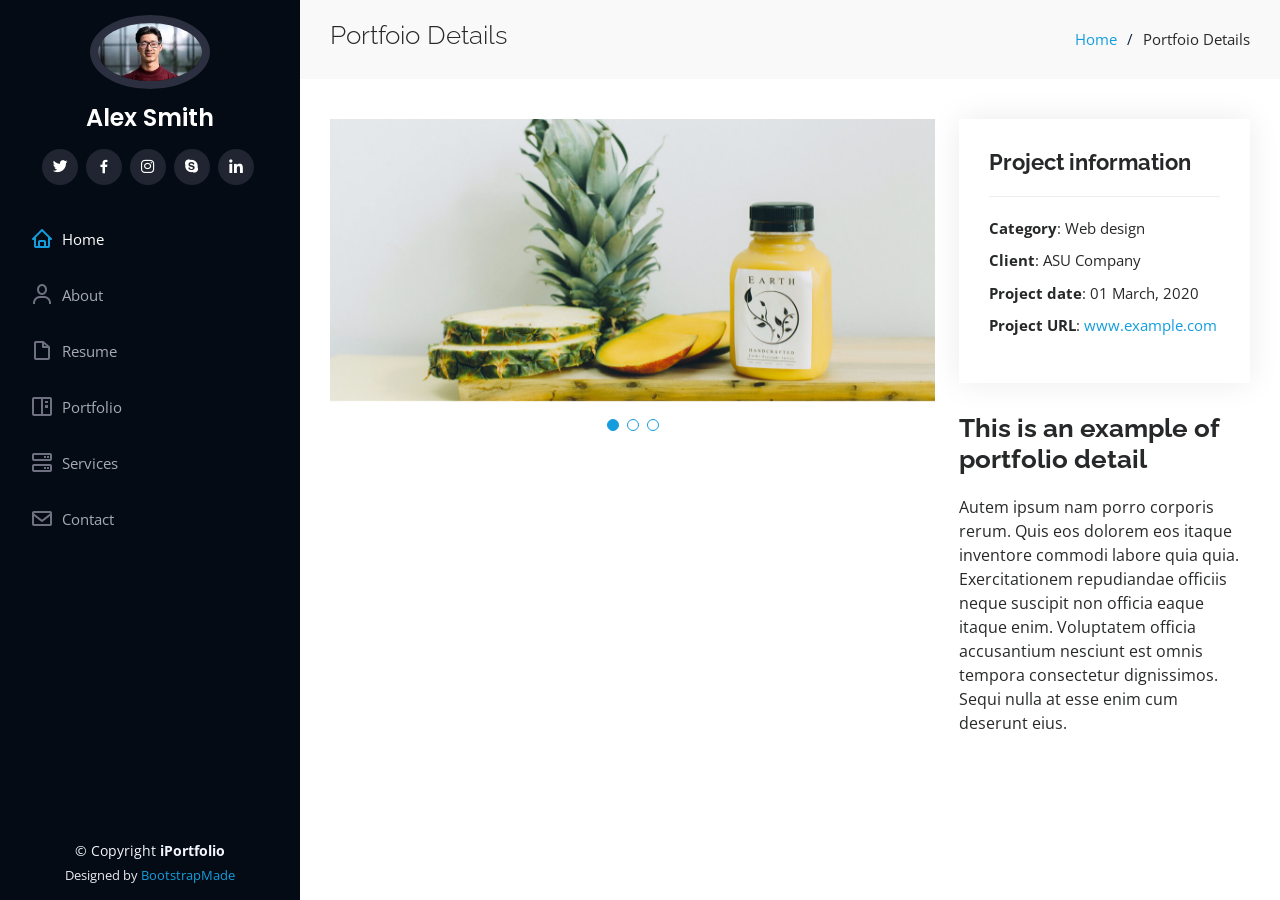
<file: portfolio-details.html>
<!DOCTYPE html>
<html lang="en">

<head>
  <meta charset="utf-8">
  <meta content="width=device-width, initial-scale=1.0" name="viewport">

  <title>Portfolio Details - iPortfolio Bootstrap Template</title>
  <meta content="" name="description">
  <meta content="" name="keywords">

  <!-- Favicons -->
  <link href="assets/img/favicon.png" rel="icon">
  <link href="assets/img/apple-touch-icon.png" rel="apple-touch-icon">

  <!-- Google Fonts -->
  <link href="https://fonts.googleapis.com/css?family=Open+Sans:300,300i,400,400i,600,600i,700,700i|Raleway:300,300i,400,400i,500,500i,600,600i,700,700i|Poppins:300,300i,400,400i,500,500i,600,600i,700,700i" rel="stylesheet">

  <!-- Vendor CSS Files -->
  <link href="assets/vendor/aos/aos.css" rel="stylesheet">
  <link href="assets/vendor/bootstrap/css/bootstrap.min.css" rel="stylesheet">
  <link href="assets/vendor/bootstrap-icons/bootstrap-icons.css" rel="stylesheet">
  <link href="assets/vendor/boxicons/css/boxicons.min.css" rel="stylesheet">
  <link href="assets/vendor/glightbox/css/glightbox.min.css" rel="stylesheet">
  <link href="assets/vendor/swiper/swiper-bundle.min.css" rel="stylesheet">

  <!-- Template Main CSS File -->
  <link href="assets/css/style.css" rel="stylesheet">

  <!-- =======================================================
  * Template Name: iPortfolio
  * Template URL: https://bootstrapmade.com/iportfolio-bootstrap-portfolio-websites-template/
  * Updated: Mar 17 2024 with Bootstrap v5.3.3
  * Author: BootstrapMade.com
  * License: https://bootstrapmade.com/license/
  ======================================================== -->
</head>

<body>

  <!-- ======= Mobile nav toggle button ======= -->
  <i class="bi bi-list mobile-nav-toggle d-xl-none"></i>

  <!-- ======= Header ======= -->
  <header id="header">
    <div class="d-flex flex-column">

      <div class="profile">
        <img src="assets/img/profile-img.jpg" alt="" class="img-fluid rounded-circle">
        <h1 class="text-light"><a href="index.html">Alex Smith</a></h1>
        <div class="social-links mt-3 text-center">
          <a href="#" class="twitter"><i class="bx bxl-twitter"></i></a>
          <a href="#" class="facebook"><i class="bx bxl-facebook"></i></a>
          <a href="#" class="instagram"><i class="bx bxl-instagram"></i></a>
          <a href="#" class="google-plus"><i class="bx bxl-skype"></i></a>
          <a href="#" class="linkedin"><i class="bx bxl-linkedin"></i></a>
        </div>
      </div>

      <nav id="navbar" class="nav-menu navbar">
        <ul>
          <li><a href="#hero" class="nav-link scrollto active"><i class="bx bx-home"></i> <span>Home</span></a></li>
          <li><a href="#about" class="nav-link scrollto"><i class="bx bx-user"></i> <span>About</span></a></li>
          <li><a href="#resume" class="nav-link scrollto"><i class="bx bx-file-blank"></i> <span>Resume</span></a></li>
          <li><a href="#portfolio" class="nav-link scrollto"><i class="bx bx-book-content"></i> <span>Portfolio</span></a></li>
          <li><a href="#services" class="nav-link scrollto"><i class="bx bx-server"></i> <span>Services</span></a></li>
          <li><a href="#contact" class="nav-link scrollto"><i class="bx bx-envelope"></i> <span>Contact</span></a></li>
        </ul>
      </nav><!-- .nav-menu -->
    </div>
  </header><!-- End Header -->

  <main id="main">

    <!-- ======= Breadcrumbs ======= -->
    <section id="breadcrumbs" class="breadcrumbs">
      <div class="container">

        <div class="d-flex justify-content-between align-items-center">
          <h2>Portfoio Details</h2>
          <ol>
            <li><a href="index.html">Home</a></li>
            <li>Portfoio Details</li>
          </ol>
        </div>

      </div>
    </section><!-- End Breadcrumbs -->

    <!-- ======= Portfolio Details Section ======= -->
    <section id="portfolio-details" class="portfolio-details">
      <div class="container">

        <div class="row gy-4">

          <div class="col-lg-8">
            <div class="portfolio-details-slider swiper">
              <div class="swiper-wrapper align-items-center">

                <div class="swiper-slide">
                  <img src="assets/img/portfolio/portfolio-details-1.jpg" alt="">
                </div>

                <div class="swiper-slide">
                  <img src="assets/img/portfolio/portfolio-details-2.jpg" alt="">
                </div>

                <div class="swiper-slide">
                  <img src="assets/img/portfolio/portfolio-details-3.jpg" alt="">
                </div>

              </div>
              <div class="swiper-pagination"></div>
            </div>
          </div>

          <div class="col-lg-4">
            <div class="portfolio-info">
              <h3>Project information</h3>
              <ul>
                <li><strong>Category</strong>: Web design</li>
                <li><strong>Client</strong>: ASU Company</li>
                <li><strong>Project date</strong>: 01 March, 2020</li>
                <li><strong>Project URL</strong>: <a href="#">www.example.com</a></li>
              </ul>
            </div>
            <div class="portfolio-description">
              <h2>This is an example of portfolio detail</h2>
              <p>
                Autem ipsum nam porro corporis rerum. Quis eos dolorem eos itaque inventore commodi labore quia quia. Exercitationem repudiandae officiis neque suscipit non officia eaque itaque enim. Voluptatem officia accusantium nesciunt est omnis tempora consectetur dignissimos. Sequi nulla at esse enim cum deserunt eius.
              </p>
            </div>
          </div>

        </div>

      </div>
    </section><!-- End Portfolio Details Section -->

  </main><!-- End #main -->

  <!-- ======= Footer ======= -->
  <footer id="footer">
    <div class="container">
      <div class="copyright">
        &copy; Copyright <strong><span>iPortfolio</span></strong>
      </div>
      <div class="credits">
        <!-- All the links in the footer should remain intact. -->
        <!-- You can delete the links only if you purchased the pro version. -->
        <!-- Licensing information: https://bootstrapmade.com/license/ -->
        <!-- Purchase the pro version with working PHP/AJAX contact form: https://bootstrapmade.com/iportfolio-bootstrap-portfolio-websites-template/ -->
        Designed by <a href="https://bootstrapmade.com/">BootstrapMade</a>
      </div>
    </div>
  </footer><!-- End  Footer -->

  <a href="#" class="back-to-top d-flex align-items-center justify-content-center"><i class="bi bi-arrow-up-short"></i></a>

  <!-- Vendor JS Files -->
  <script src="assets/vendor/purecounter/purecounter_vanilla.js"></script>
  <script src="assets/vendor/aos/aos.js"></script>
  <script src="assets/vendor/bootstrap/js/bootstrap.bundle.min.js"></script>
  <script src="assets/vendor/glightbox/js/glightbox.min.js"></script>
  <script src="assets/vendor/isotope-layout/isotope.pkgd.min.js"></script>
  <script src="assets/vendor/swiper/swiper-bundle.min.js"></script>
  <script src="assets/vendor/typed.js/typed.umd.js"></script>
  <script src="assets/vendor/waypoints/noframework.waypoints.js"></script>
  <script src="assets/vendor/php-email-form/validate.js"></script>

  <!-- Template Main JS File -->
  <script src="assets/js/main.js"></script>

</body>

</html>
</file>
<file: assets/css/style.css>
/**
* Template Name: iPortfolio
* Template URL: https://bootstrapmade.com/iportfolio-bootstrap-portfolio-websites-template/
* Updated: Mar 17 2024 with Bootstrap v5.3.3
* Author: BootstrapMade.com
* License: https://bootstrapmade.com/license/
*/

/*--------------------------------------------------------------
# General
--------------------------------------------------------------*/
body {
  font-family: "Open Sans", sans-serif;
  color: #272829;
}

a {
  color: #149ddd;
  text-decoration: none;
}

a:hover {
  color: #37b3ed;
  text-decoration: none;
}

h1,
h2,
h3,
h4,
h5,
h6 {
  font-family: "Raleway", sans-serif;
}

/*--------------------------------------------------------------
# Back to top button
--------------------------------------------------------------*/
.back-to-top {
  position: fixed;
  visibility: hidden;
  opacity: 0;
  right: 15px;
  bottom: 15px;
  z-index: 996;
  background: #149ddd;
  width: 40px;
  height: 40px;
  border-radius: 50px;
  transition: all 0.4s;
}

.back-to-top i {
  font-size: 28px;
  color: #fff;
  line-height: 0;
}

.back-to-top:hover {
  background: #2eafec;
  color: #fff;
}

.back-to-top.active {
  visibility: visible;
  opacity: 1;
}

/*--------------------------------------------------------------
# Header
--------------------------------------------------------------*/
#header {
  position: fixed;
  top: 0;
  left: 0;
  bottom: 0;
  width: 300px;
  transition: all ease-in-out 0.5s;
  z-index: 9997;
  transition: all 0.5s;
  padding: 0 15px;
  background: #040b14;
  overflow-y: auto;
}

#header .profile img {
  margin: 15px auto;
  display: block;
  width: 120px;
  border: 8px solid #2c2f3f;
}

#header .profile h1 {
  font-size: 24px;
  margin: 0;
  padding: 0;
  font-weight: 600;
  -moz-text-align-last: center;
  text-align-last: center;
  font-family: "Poppins", sans-serif;
}

#header .profile h1 a,
#header .profile h1 a:hover {
  color: #fff;
  text-decoration: none;
}

#header .profile .social-links a {
  font-size: 18px;
  display: inline-block;
  background: #212431;
  color: #fff;
  line-height: 1;
  padding: 8px 0;
  margin-right: 4px;
  border-radius: 50%;
  text-align: center;
  width: 36px;
  height: 36px;
  transition: 0.3s;
}

#header .profile .social-links a:hover {
  background: #149ddd;
  color: #fff;
  text-decoration: none;
}

#main {
  margin-left: 300px;
}

.container,
.container-fluid {
  padding-left: 30px;
  padding-right: 30px;
}

@media (max-width: 1199px) {
  #header {
    left: -300px;
  }

  #main {
    margin-left: 0;
  }

  .container,
  .container-fluid {
    padding-left: 12px;
    padding-right: 12px;
  }
}

/*--------------------------------------------------------------
# Navigation Menu
--------------------------------------------------------------*/
/* Desktop Navigation */
.nav-menu {
  padding: 30px 0 0 0;
}

.nav-menu * {
  margin: 0;
  padding: 0;
  list-style: none;
}

.nav-menu>ul>li {
  position: relative;
  white-space: nowrap;
}

.nav-menu a,
.nav-menu a:focus {
  display: flex;
  align-items: center;
  color: #a8a9b4;
  padding: 12px 15px;
  margin-bottom: 8px;
  transition: 0.3s;
  font-size: 15px;
}

.nav-menu a i,
.nav-menu a:focus i {
  font-size: 24px;
  padding-right: 8px;
  color: #6f7180;
}

.nav-menu a:hover,
.nav-menu .active,
.nav-menu .active:focus,
.nav-menu li:hover>a {
  text-decoration: none;
  color: #fff;
}

.nav-menu a:hover i,
.nav-menu .active i,
.nav-menu .active:focus i,
.nav-menu li:hover>a i {
  color: #149ddd;
}

/* Mobile Navigation */
.mobile-nav-toggle {
  position: fixed;
  right: 15px;
  top: 15px;
  z-index: 9998;
  border: 0;
  font-size: 24px;
  transition: all 0.4s;
  outline: none !important;
  background-color: #149ddd;
  color: #fff;
  width: 40px;
  height: 40px;
  display: inline-flex;
  align-items: center;
  justify-content: center;
  line-height: 0;
  border-radius: 50px;
  cursor: pointer;
}

.mobile-nav-active {
  overflow: hidden;
}

.mobile-nav-active #header {
  left: 0;
}

/*--------------------------------------------------------------
# Hero Section
--------------------------------------------------------------*/
#hero {
  width: 100%;
  height: 100vh;
  background: url("../img/hero-bg.jpg") top center;
  background-size: cover;
}

#hero:before {
  content: "";
  background: rgba(5, 13, 24, 0.3);
  position: absolute;
  bottom: 0;
  top: 0;
  left: 0;
  right: 0;
  z-index: 1;
}

#hero .hero-container {
  position: relative;
  z-index: 2;
  min-width: 300px;
}

#hero h1 {
  margin: 0 0 10px 0;
  font-size: 64px;
  font-weight: 700;
  line-height: 56px;
  color: #fff;
}

#hero p {
  color: #fff;
  margin-bottom: 50px;
  font-size: 26px;
  font-family: "Poppins", sans-serif;
}

#hero p span {
  color: #fff;
  padding-bottom: 4px;
  letter-spacing: 1px;
  border-bottom: 3px solid #149ddd;
}

@media (min-width: 1024px) {
  #hero {
    background-attachment: fixed;
  }
}

@media (max-width: 768px) {
  #hero h1 {
    font-size: 28px;
    line-height: 36px;
  }

  #hero h2 {
    font-size: 18px;
    line-height: 24px;
    margin-bottom: 30px;
  }
}

/*--------------------------------------------------------------
# Sections General
--------------------------------------------------------------*/
section {
  padding: 60px 0;
  overflow: hidden;
}

.section-bg {
  background: #f5f8fd;
}

.section-title {
  padding-bottom: 30px;
}

.section-title h2 {
  font-size: 32px;
  font-weight: bold;
  margin-bottom: 20px;
  padding-bottom: 20px;
  position: relative;
  color: #173b6c;
}

.section-title h2::after {
  content: "";
  position: absolute;
  display: block;
  width: 50px;
  height: 3px;
  background: #149ddd;
  bottom: 0;
  left: 0;
}

.section-title p {
  margin-bottom: 0;
}

/*--------------------------------------------------------------
# About
--------------------------------------------------------------*/
.about .content h3 {
  font-weight: 700;
  font-size: 26px;
  color: #173b6c;
}

.about .content ul {
  list-style: none;
  padding: 0;
}

.about .content ul li {
  margin-bottom: 20px;
  display: flex;
  align-items: center;
}

.about .content ul strong {
  margin-right: 10px;
}

.about .content ul i {
  font-size: 16px;
  margin-right: 5px;
  color: #149ddd;
  line-height: 0;
}

.about .content p:last-child {
  margin-bottom: 0;
}

/*--------------------------------------------------------------
# Facts
--------------------------------------------------------------*/
.facts {
  padding-bottom: 30px;
}

.facts .count-box {
  padding: 30px;
  width: 100%;
}

.facts .count-box i {
  display: block;
  font-size: 44px;
  color: #149ddd;
  float: left;
  line-height: 0;
}

.facts .count-box span {
  font-size: 48px;
  line-height: 40px;
  display: block;
  font-weight: 700;
  color: #050d18;
  margin-left: 60px;
}

.facts .count-box p {
  padding: 15px 0 0 0;
  margin: 0 0 0 60px;
  font-family: "Raleway", sans-serif;
  font-size: 14px;
  color: #122f57;
}

.facts .count-box a {
  font-weight: 600;
  display: block;
  margin-top: 20px;
  color: #122f57;
  font-size: 15px;
  font-family: "Poppins", sans-serif;
  transition: ease-in-out 0.3s;
}

.facts .count-box a:hover {
  color: #1f5297;
}

/*--------------------------------------------------------------
# Akills
--------------------------------------------------------------*/
.skills .progress {
  height: 60px;
  display: block;
  background: none;
  border-radius: 0;
}

.skills .progress .skill {
  padding: 0;
  margin: 0 0 6px 0;
  text-transform: uppercase;
  display: block;
  font-weight: 600;
  font-family: "Poppins", sans-serif;
  color: #050d18;
}

.skills .progress .skill .val {
  float: right;
  font-style: normal;
}

.skills .progress-bar-wrap {
  background: #dce8f8;
  height: 10px;
}

.skills .progress-bar {
  width: 1px;
  height: 10px;
  transition: 0.9s;
  background-color: #149ddd;
}

/*--------------------------------------------------------------
# Resume
--------------------------------------------------------------*/
.resume .resume-title {
  font-size: 26px;
  font-weight: 700;
  margin-top: 20px;
  margin-bottom: 20px;
  color: #050d18;
}

.resume .resume-item {
  padding: 0 0 20px 20px;
  margin-top: -2px;
  border-left: 2px solid #1f5297;
  position: relative;
}

.resume .resume-item h4 {
  line-height: 18px;
  font-size: 18px;
  font-weight: 600;
  text-transform: uppercase;
  font-family: "Poppins", sans-serif;
  color: #050d18;
  margin-bottom: 10px;
}

.resume .resume-item h5 {
  font-size: 16px;
  background: #e4edf9;
  padding: 5px 15px;
  display: inline-block;
  font-weight: 600;
  margin-bottom: 10px;
}

.resume .resume-item ul {
  padding-left: 20px;
}

.resume .resume-item ul li {
  padding-bottom: 10px;
}

.resume .resume-item:last-child {
  padding-bottom: 0;
}

.resume .resume-item::before {
  content: "";
  position: absolute;
  width: 16px;
  height: 16px;
  border-radius: 50px;
  left: -9px;
  top: 0;
  background: #fff;
  border: 2px solid #1f5297;
}

/*--------------------------------------------------------------
# Portfolio
--------------------------------------------------------------*/
.portfolio .portfolio-item {
  margin-bottom: 30px;
}

.portfolio #portfolio-flters {
  padding: 0;
  margin: 0 auto 35px auto;
  list-style: none;
  text-align: center;
  background: #fff;
  border-radius: 50px;
  padding: 2px 15px;
}

.portfolio #portfolio-flters li {
  cursor: pointer;
  display: inline-block;
  padding: 10px 15px 8px 15px;
  font-size: 14px;
  font-weight: 600;
  line-height: 1;
  text-transform: uppercase;
  color: #272829;
  margin-bottom: 5px;
  transition: all 0.3s ease-in-out;
}

.portfolio #portfolio-flters li:hover,
.portfolio #portfolio-flters li.filter-active {
  color: #149ddd;
}

.portfolio #portfolio-flters li:last-child {
  margin-right: 0;
}

.portfolio .portfolio-wrap {
  transition: 0.3s;
  position: relative;
  overflow: hidden;
  z-index: 1;
}

.portfolio .portfolio-wrap::before {
  content: "";
  background: rgba(255, 255, 255, 0.5);
  position: absolute;
  left: 0;
  right: 0;
  top: 0;
  bottom: 0;
  transition: all ease-in-out 0.3s;
  z-index: 2;
  opacity: 0;
}

.portfolio .portfolio-wrap .portfolio-links {
  opacity: 1;
  left: 0;
  right: 0;
  bottom: -60px;
  z-index: 3;
  position: absolute;
  transition: all ease-in-out 0.3s;
  display: flex;
  justify-content: center;
}

.portfolio .portfolio-wrap .portfolio-links a {
  color: #fff;
  font-size: 28px;
  text-align: center;
  background: rgba(20, 157, 221, 0.75);
  transition: 0.3s;
  width: 50%;
}

.portfolio .portfolio-wrap .portfolio-links a:hover {
  background: rgba(20, 157, 221, 0.95);
}

.portfolio .portfolio-wrap .portfolio-links a+a {
  border-left: 1px solid #37b3ed;
}

.portfolio .portfolio-wrap:hover::before {
  top: 0;
  left: 0;
  right: 0;
  bottom: 0;
  opacity: 1;
}

.portfolio .portfolio-wrap:hover .portfolio-links {
  opacity: 1;
  bottom: 0;
}

/*--------------------------------------------------------------
# Portfolio Details
--------------------------------------------------------------*/
.portfolio-details {
  padding-top: 40px;
}

.portfolio-details .portfolio-details-slider img {
  width: 100%;
}

.portfolio-details .portfolio-details-slider .swiper-pagination {
  margin-top: 20px;
  position: relative;
}

.portfolio-details .portfolio-details-slider .swiper-pagination .swiper-pagination-bullet {
  width: 12px;
  height: 12px;
  background-color: #fff;
  opacity: 1;
  border: 1px solid #149ddd;
}

.portfolio-details .portfolio-details-slider .swiper-pagination .swiper-pagination-bullet-active {
  background-color: #149ddd;
}

.portfolio-details .portfolio-info {
  padding: 30px;
  box-shadow: 0px 0 30px rgba(5, 13, 24, 0.08);
}

.portfolio-details .portfolio-info h3 {
  font-size: 22px;
  font-weight: 700;
  margin-bottom: 20px;
  padding-bottom: 20px;
  border-bottom: 1px solid #eee;
}

.portfolio-details .portfolio-info ul {
  list-style: none;
  padding: 0;
  font-size: 15px;
}

.portfolio-details .portfolio-info ul li+li {
  margin-top: 10px;
}

.portfolio-details .portfolio-description {
  padding-top: 30px;
}

.portfolio-details .portfolio-description h2 {
  font-size: 26px;
  font-weight: 700;
  margin-bottom: 20px;
}

.portfolio-details .portfolio-description p {
  padding: 0;
}

/*--------------------------------------------------------------
# Services
--------------------------------------------------------------*/
.services .icon-box {
  margin-bottom: 20px;
}

.services .icon {
  float: left;
  display: flex;
  align-items: center;
  justify-content: center;
  width: 54px;
  height: 54px;
  background: #149ddd;
  border-radius: 50%;
  transition: 0.5s;
  border: 1px solid #149ddd;
}

.services .icon i {
  color: #fff;
  font-size: 24px;
  line-height: 0;
}

.services .icon-box:hover .icon {
  background: #fff;
}

.services .icon-box:hover .icon i {
  color: #149ddd;
}

.services .title {
  margin-left: 80px;
  font-weight: 700;
  margin-bottom: 15px;
  font-size: 18px;
}

.services .title a {
  color: #343a40;
}

.services .title a:hover {
  color: #149ddd;
}

.services .description {
  margin-left: 80px;
  line-height: 24px;
  font-size: 14px;
}

/*--------------------------------------------------------------
# Testimonials
--------------------------------------------------------------*/
.testimonials .testimonials-carousel,
.testimonials .testimonials-slider {
  overflow: hidden;
}

.testimonials .testimonial-item {
  box-sizing: content-box;
  text-align: center;
  min-height: 320px;
}

.testimonials .testimonial-item .testimonial-img {
  width: 90px;
  border-radius: 50%;
  margin: 0 auto;
}

.testimonials .testimonial-item h3 {
  font-size: 18px;
  font-weight: bold;
  margin: 10px 0 5px 0;
  color: #111;
}

.testimonials .testimonial-item h4 {
  font-size: 14px;
  color: #999;
  margin: 0;
}

.testimonials .testimonial-item .quote-icon-left,
.testimonials .testimonial-item .quote-icon-right {
  color: #c3e8fa;
  font-size: 26px;
}

.testimonials .testimonial-item .quote-icon-left {
  display: inline-block;
  left: -5px;
  position: relative;
}

.testimonials .testimonial-item .quote-icon-right {
  display: inline-block;
  right: -5px;
  position: relative;
  top: 10px;
}

.testimonials .testimonial-item p {
  font-style: italic;
  margin: 0 15px 15px 15px;
  padding: 20px;
  background: #fff;
  position: relative;
  margin-bottom: 35px;
  border-radius: 6px;
  box-shadow: 0px 2px 15px rgba(0, 0, 0, 0.1);
}

.testimonials .testimonial-item p::after {
  content: "";
  width: 0;
  height: 0;
  border-top: 20px solid #fff;
  border-right: 20px solid transparent;
  border-left: 20px solid transparent;
  position: absolute;
  bottom: -20px;
  left: calc(50% - 20px);
}

.testimonials .swiper-pagination {
  margin-top: 20px;
  position: relative;
}

.testimonials .swiper-pagination .swiper-pagination-bullet {
  width: 12px;
  height: 12px;
  background-color: #fff;
  opacity: 1;
  border: 1px solid #149ddd;
}

.testimonials .swiper-pagination .swiper-pagination-bullet-active {
  background-color: #149ddd;
}

/*--------------------------------------------------------------
# Contact
--------------------------------------------------------------*/
.contact {
  padding-bottom: 130px;
}

.contact .info {
  padding: 30px;
  background: #fff;
  width: 100%;
  box-shadow: 0 0 24px 0 rgba(0, 0, 0, 0.12);
}

.contact .info i {
  font-size: 20px;
  color: #149ddd;
  float: left;
  width: 44px;
  height: 44px;
  background: #dff3fc;
  display: flex;
  justify-content: center;
  align-items: center;
  border-radius: 50px;
  transition: all 0.3s ease-in-out;
}

.contact .info h4 {
  padding: 0 0 0 60px;
  font-size: 22px;
  font-weight: 600;
  margin-bottom: 5px;
  color: #050d18;
}

.contact .info p {
  padding: 0 0 10px 60px;
  margin-bottom: 20px;
  font-size: 14px;
  color: #173b6c;
}

.contact .info .email p {
  padding-top: 5px;
}

.contact .info .social-links {
  padding-left: 60px;
}

.contact .info .social-links a {
  font-size: 18px;
  display: inline-block;
  background: #333;
  color: #fff;
  line-height: 1;
  padding: 8px 0;
  border-radius: 50%;
  text-align: center;
  width: 36px;
  height: 36px;
  transition: 0.3s;
  margin-right: 10px;
}

.contact .info .social-links a:hover {
  background: #149ddd;
  color: #fff;
}

.contact .info .email:hover i,
.contact .info .address:hover i,
.contact .info .phone:hover i {
  background: #149ddd;
  color: #fff;
}

.contact .php-email-form {
  width: 100%;
  padding: 30px;
  background: #fff;
  box-shadow: 0 0 24px 0 rgba(0, 0, 0, 0.12);
}

.contact .php-email-form .form-group {
  padding-bottom: 8px;
}

.contact .php-email-form .validate {
  display: none;
  color: red;
  margin: 0 0 15px 0;
  font-weight: 400;
  font-size: 13px;
}

.contact .php-email-form .error-message {
  display: none;
  color: #fff;
  background: #ed3c0d;
  text-align: left;
  padding: 15px;
  font-weight: 600;
}

.contact .php-email-form .error-message br+br {
  margin-top: 25px;
}

.contact .php-email-form .sent-message {
  display: none;
  color: #fff;
  background: #18d26e;
  text-align: center;
  padding: 15px;
  font-weight: 600;
}

.contact .php-email-form .loading {
  display: none;
  background: #fff;
  text-align: center;
  padding: 15px;
}

.contact .php-email-form .loading:before {
  content: "";
  display: inline-block;
  border-radius: 50%;
  width: 24px;
  height: 24px;
  margin: 0 10px -6px 0;
  border: 3px solid #18d26e;
  border-top-color: #eee;
  animation: animate-loading 1s linear infinite;
}

.contact .php-email-form .form-group {
  margin-bottom: 15px;
}

.contact .php-email-form label {
  padding-bottom: 8px;
}

.contact .php-email-form input,
.contact .php-email-form textarea {
  border-radius: 0;
  box-shadow: none;
  font-size: 14px;
}

.contact .php-email-form input {
  height: 44px;
}

.contact .php-email-form textarea {
  padding: 10px 15px;
}

.contact .php-email-form button[type=submit] {
  background: #149ddd;
  border: 0;
  padding: 10px 24px;
  color: #fff;
  transition: 0.4s;
  border-radius: 4px;
}

.contact .php-email-form button[type=submit]:hover {
  background: #37b3ed;
}

@keyframes animate-loading {
  0% {
    transform: rotate(0deg);
  }

  100% {
    transform: rotate(360deg);
  }
}

/*--------------------------------------------------------------
# Breadcrumbs
--------------------------------------------------------------*/
.breadcrumbs {
  padding: 20px 0;
  background: #f9f9f9;
}

.breadcrumbs h2 {
  font-size: 26px;
  font-weight: 300;
}

.breadcrumbs ol {
  display: flex;
  flex-wrap: wrap;
  list-style: none;
  padding: 0;
  margin: 0;
  font-size: 15px;
}

.breadcrumbs ol li+li {
  padding-left: 10px;
}

.breadcrumbs ol li+li::before {
  display: inline-block;
  padding-right: 10px;
  color: #0e2442;
  content: "/";
}

@media (max-width: 768px) {
  .breadcrumbs .d-flex {
    display: block !important;
  }

  .breadcrumbs ol {
    display: block;
  }

  .breadcrumbs ol li {
    display: inline-block;
  }
}

/*--------------------------------------------------------------
# Footer
--------------------------------------------------------------*/
#footer {
  padding: 15px;
  color: #f4f6fd;
  font-size: 14px;
  position: fixed;
  left: 0;
  bottom: 0;
  width: 300px;
  z-index: 9999;
  background: #040b14;
}

#footer .copyright {
  text-align: center;
}

#footer .credits {
  padding-top: 5px;
  text-align: center;
  font-size: 13px;
  color: #eaebf0;
}

@media (max-width: 1199px) {
  #footer {
    position: static;
    width: auto;
    padding-right: 20px 15px;
  }
}
</file>
